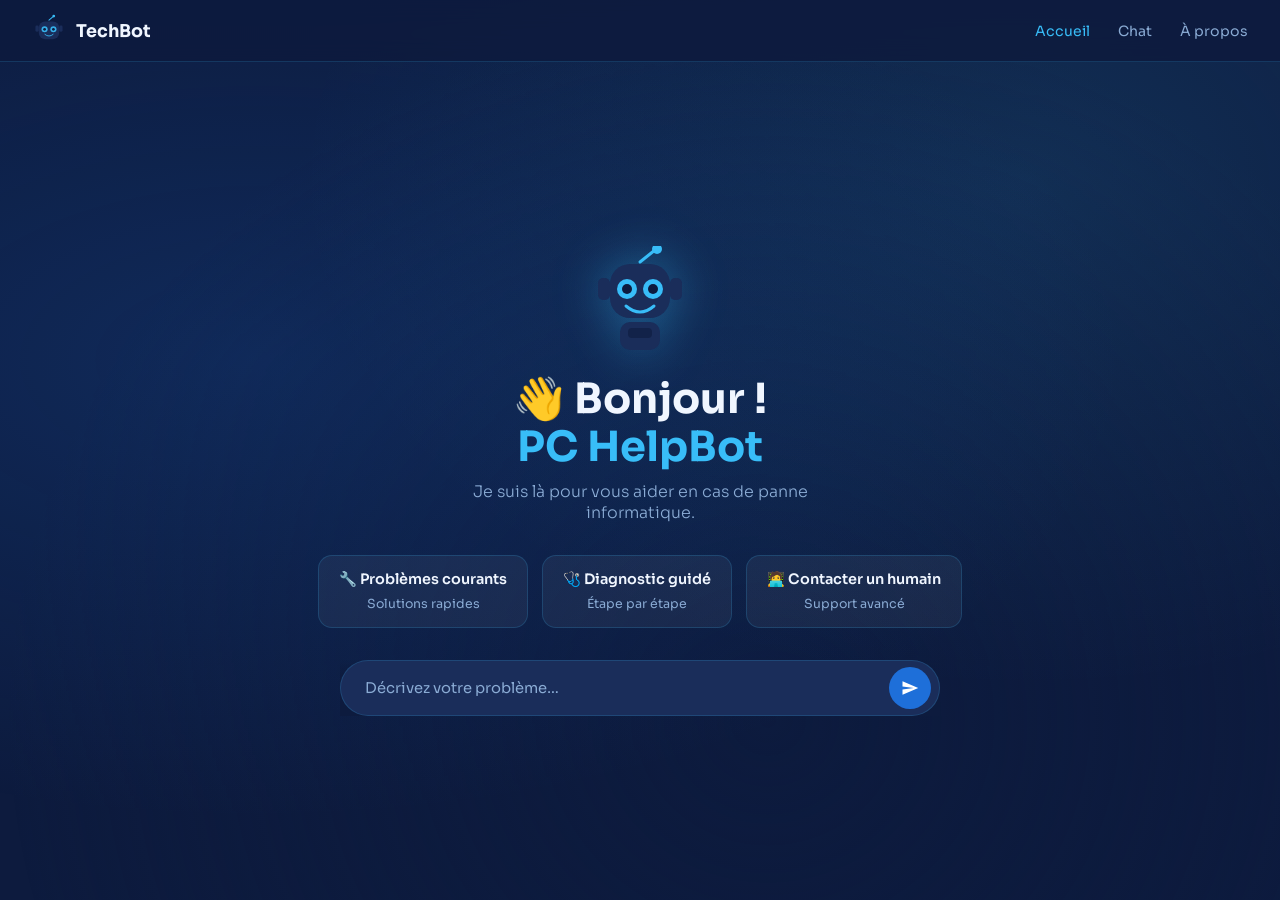
<file: templates/index.html>
<!DOCTYPE html>
<html lang="fr">
<head>
  <meta charset="UTF-8" />
  <link rel="icon" type="image/svg+xml" href="data:image/svg+xml,<svg xmlns='http://www.w3.org/2000/svg' viewBox='0 0 100 100'><rect x='20' y='22' width='60' height='52' rx='18' fill='%231a2d5a'/><circle cx='37' cy='45' r='9' fill='%2338bdf8'/><circle cx='63' cy='45' r='9' fill='%2338bdf8'/><circle cx='37' cy='45' r='4' fill='%230d1b3e'/><circle cx='63' cy='45' r='4' fill='%230d1b3e'/><path d='M38 60 Q50 70 62 60' stroke='%2338bdf8' stroke-width='2.5' fill='none' stroke-linecap='round'/></svg>"/>
  <meta name="viewport" content="width=device-width, initial-scale=1.0"/>
  <title>TechBot — Smart. Swift. Support.</title>
  <link href="https://fonts.googleapis.com/css2?family=Sora:wght@300;400;600;700&family=JetBrains+Mono:wght@400;500&display=swap" rel="stylesheet"/>
  <link rel="stylesheet" href="../static/style.css">
</head>
<body>
<div class="app">

  <!-- ── NAVBAR ── -->
  <nav>
    <a class="nav-brand" href="#">
      <!-- Robot SVG logo (from TechBot image) -->
      <svg class="nav-robot" viewBox="0 0 100 100" xmlns="http://www.w3.org/2000/svg">
        <!-- antenna -->
        <line x1="50" y1="18" x2="62" y2="8" stroke="#38bdf8" stroke-width="3" stroke-linecap="round"/>
        <circle cx="64" cy="6" r="4" fill="#38bdf8"/>
        <!-- ears -->
        <rect x="10" y="34" width="10" height="18" rx="4" fill="#1a2d5a"/>
        <rect x="80" y="34" width="10" height="18" rx="4" fill="#1a2d5a"/>
        <!-- head -->
        <rect x="20" y="22" width="60" height="52" rx="18" fill="#1a2d5a"/>
        <!-- eyes -->
        <circle cx="37" cy="45" r="9" fill="#38bdf8" opacity=".9"/>
        <circle cx="63" cy="45" r="9" fill="#38bdf8" opacity=".9"/>
        <circle cx="37" cy="45" r="4" fill="#0d1b3e"/>
        <circle cx="63" cy="45" r="4" fill="#0d1b3e"/>
        <!-- smile -->
        <path d="M38 60 Q50 70 62 60" stroke="#38bdf8" stroke-width="2.5" fill="none" stroke-linecap="round"/>
      </svg>
      TechBot
    </a>

    <ul class="nav-links">
      <li><a href="#" class="active" onclick="showWelcome(event)">Accueil</a></li>
      <li><a href="#" onclick="showChat(event)">Chat</a></li>
      <li><a href="/about">À propos</a></li>
    </ul>
  </nav>

  <!-- ── MAIN ── -->
  <main>

    <!-- Welcome screen -->
    <div class="welcome" id="welcome">
      <div class="welcome-header">
        <!-- Big robot SVG -->
        <svg class="robot-big" viewBox="0 0 100 110" xmlns="http://www.w3.org/2000/svg">
          <line x1="50" y1="16" x2="65" y2="4" stroke="#38bdf8" stroke-width="3" stroke-linecap="round"/>
          <circle cx="67" cy="3" r="5" fill="#38bdf8"/>
          <rect x="8"  y="32" width="12" height="22" rx="5" fill="#1a2d5a"/>
          <rect x="80" y="32" width="12" height="22" rx="5" fill="#1a2d5a"/>
          <rect x="20" y="18" width="60" height="54" rx="20" fill="#1a2d5a"/>
          <circle cx="37" cy="43" r="10" fill="#38bdf8"/>
          <circle cx="63" cy="43" r="10" fill="#38bdf8"/>
          <circle cx="37" cy="43" r="5"  fill="#0d1b3e"/>
          <circle cx="63" cy="43" r="5"  fill="#0d1b3e"/>
          <path d="M36 60 Q50 72 64 60" stroke="#38bdf8" stroke-width="3" fill="none" stroke-linecap="round"/>
          <!-- body -->
          <rect x="30" y="76" width="40" height="28" rx="10" fill="#1a2d5a"/>
          <rect x="38" y="82" width="24" height="10" rx="4" fill="#0d1b3e" opacity=".6"/>
        </svg>

        <div>
          <h1>👋 Bonjour !<br/><span>PC HelpBot</span></h1>
          <p style="margin-top:10px;">Je suis là pour vous aider en cas de panne informatique.</p>
        </div>
      </div>

      <!-- Quick cards -->
      <div class="quick-cards">
        <div class="qcard" onclick="sendQuick('Problèmes courants')">
          <strong>🔧 Problèmes courants</strong>
          <span>Solutions rapides</span>
        </div>
        <div class="qcard" onclick="sendQuick('Diagnostic guidé')">
          <strong>🩺 Diagnostic guidé</strong>
          <span>Étape par étape</span>
        </div>
        <div class="qcard" onclick="sendQuick('Contacter un humain')">
          <strong>🧑‍💻 Contacter un humain</strong>
          <span>Support avancé</span>
        </div>
      </div>

      <!-- Input bar on welcome too -->
      <div class="input-bar" style="padding:0; width:100%; max-width:600px; margin:0 auto;">
        <div class="input-wrap">
          <input type="text" id="welcome-input" placeholder="Décrivez votre problème…"
            onkeydown="if(event.key==='Enter') sendMessage(this.value)"/>
          <button class="send-btn" onclick="sendMessage(document.getElementById('welcome-input').value)">
            <svg viewBox="0 0 24 24"><path d="M2.01 21L23 12 2.01 3 2 10l15 2-15 2z"/></svg>
          </button>
        </div>
      </div>
    </div>

    <!-- Chat view -->
    <div class="chat-view hidden" id="chat-view">
      <div class="messages" id="messages" name="message"></div>
      <div class="input-bar">
        <div class="input-wrap">
          <input type="text" id="chat-input" placeholder="Posez votre question…"
            onkeydown="if(event.key==='Enter') sendMessage(this.value)"/>
          <button class="send-btn" onclick="sendMessage(document.getElementById('chat-input').value)">
            <svg viewBox="0 0 24 24"><path d="M2.01 21L23 12 2.01 3 2 10l15 2-15 2z"/></svg>
          </button>
        </div>
      </div>
    </div>

  </main>
</div>

<script>
  /* ── State ── */
  let chatStarted = false;

  /* ── Nav helpers ── */
  function showWelcome(e) {
    if (e) e.preventDefault();
    document.getElementById('welcome').classList.remove('hidden');
    document.getElementById('chat-view').classList.add('hidden');
    document.querySelectorAll('.nav-links a').forEach(a => a.classList.remove('active'));
    document.querySelectorAll('.nav-links a')[0].classList.add('active');
  }

  function showChat(e) {
    if (e) e.preventDefault();
    document.getElementById('welcome').classList.add('hidden');
    document.getElementById('chat-view').classList.remove('hidden');
    document.querySelectorAll('.nav-links a').forEach(a => a.classList.remove('active'));
    document.querySelectorAll('.nav-links a')[1].classList.add('active');
    document.getElementById('chat-input').focus();
  }

  /* ── Quick send ── */
  function sendQuick(text) {
    showChat();
    sendMessage(text);
  }

  /* ── Add message bubble ── */
  function addMessage(role, text) {
    const box = document.getElementById('messages');
    const div = document.createElement('div');
    div.className = 'msg ' + role;

    const avatar = document.createElement('div');
    avatar.className = 'msg-avatar';
    if (role === 'bot') {
      avatar.innerHTML = `<svg viewBox="0 0 40 40" width="20" height="20">
        <rect x="8" y="8" width="24" height="22" rx="8" fill="#38bdf8"/>
        <circle cx="15" cy="18" r="3.5" fill="#0d1b3e"/>
        <circle cx="25" cy="18" r="3.5" fill="#0d1b3e"/>
        <path d="M14 25 Q20 30 26 25" stroke="#0d1b3e" stroke-width="1.5" fill="none" stroke-linecap="round"/>
      </svg>`;
    } else {
      avatar.textContent = 'Moi';
      avatar.style.fontSize = '0.65rem';
    }

    const bubble = document.createElement('div');
    bubble.className = 'msg-bubble';
    bubble.innerHTML = text.replace(/\n/g, "<br>");

    div.appendChild(avatar);
    div.appendChild(bubble);
    box.appendChild(div);
    box.scrollTop = box.scrollHeight;
    return div;
  }

  /* ── Typing indicator ── */
  function showTyping() {
    const box = document.getElementById('messages');
    const div = document.createElement('div');
    div.className = 'msg bot typing';
    div.id = 'typing';
    div.innerHTML = `
      <div class="msg-avatar">
        <svg viewBox="0 0 40 40" width="20" height="20">
          <rect x="8" y="8" width="24" height="22" rx="8" fill="#38bdf8"/>
          <circle cx="15" cy="18" r="3.5" fill="#0d1b3e"/>
          <circle cx="25" cy="18" r="3.5" fill="#0d1b3e"/>
          <path d="M14 25 Q20 30 26 25" stroke="#0d1b3e" stroke-width="1.5" fill="none" stroke-linecap="round"/>
        </svg>
      </div>
      <div class="msg-bubble">
        <span class="dot"></span><span class="dot"></span><span class="dot"></span>
      </div>`;
    box.appendChild(div);
    box.scrollTop = box.scrollHeight;
  }

  function removeTyping() {
    const t = document.getElementById('typing');
    if (t) t.remove();
  }

  /* ── Send message to Flask ── */
  async function sendMessage(text) {
    text = text.trim();
    if (!text) return;

    /* clear inputs */
    document.getElementById('welcome-input').value = '';
    document.getElementById('chat-input').value = '';

    /* switch to chat view */
    if (!chatStarted) {
      showChat();
      chatStarted = true;
    }

    addMessage('user', text);
    showTyping();

    try {
      const res = await fetch('/chat', {
        method: 'POST',
        headers: { 'Content-Type': 'application/json' },
        body: JSON.stringify({ message: text })
      });

      const data = await res.json();
      removeTyping();
      addMessage('bot', data.reply || "Pas de réponse.");
    } catch (err) {
      removeTyping();
      addMessage('bot', 'Erreur de connexion. Veuillez réessayer.');
    }
  }
</script>

</body>
</html>
</file>
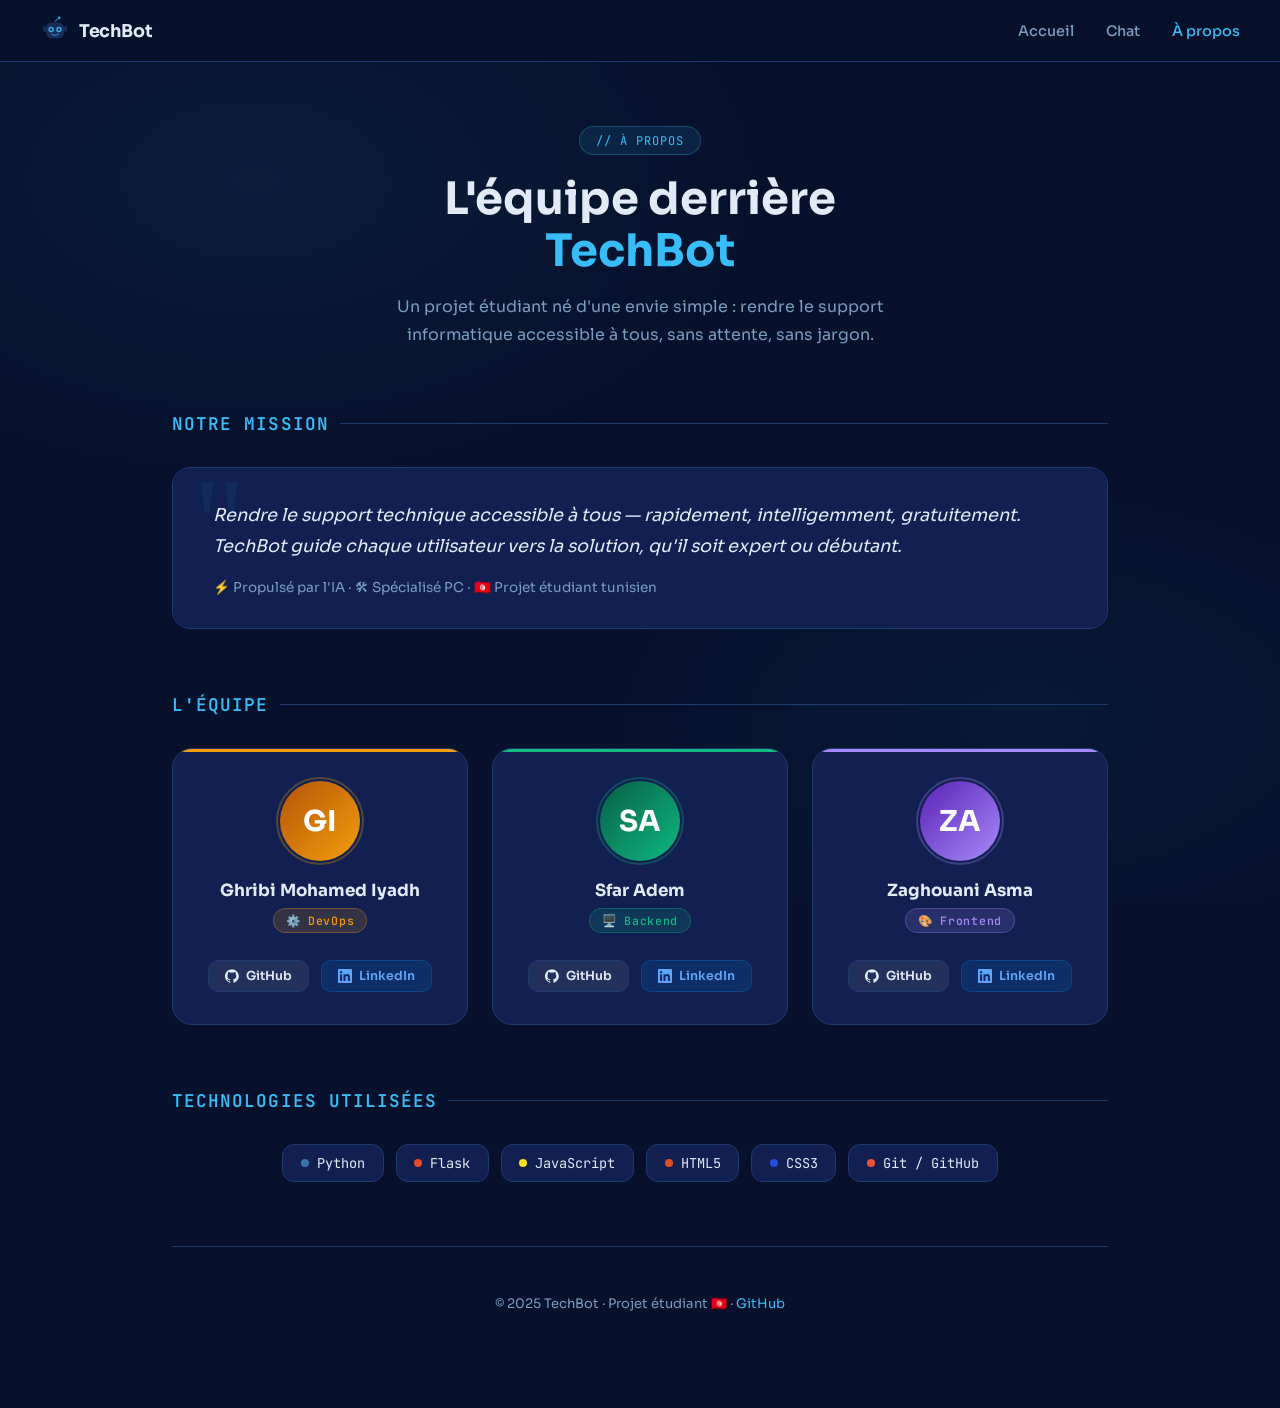
<file: templates/about.html>
<!DOCTYPE html>
<html lang="fr">
<head>
  <meta charset="UTF-8" />
  <meta name="viewport" content="width=device-width, initial-scale=1.0"/>
  <title>TechBot — À propos</title>
  <link href="https://fonts.googleapis.com/css2?family=Sora:wght@300;400;600;700&family=JetBrains+Mono:wght@400;500&display=swap" rel="stylesheet"/>
  <link rel="icon" type="image/svg+xml" href="data:image/svg+xml,<svg xmlns='http://www.w3.org/2000/svg' viewBox='0 0 100 100'><rect x='20' y='22' width='60' height='52' rx='18' fill='%231a2d5a'/><circle cx='37' cy='45' r='9' fill='%2338bdf8'/><circle cx='63' cy='45' r='9' fill='%2338bdf8'/><circle cx='37' cy='45' r='4' fill='%230d1b3e'/><circle cx='63' cy='45' r='4' fill='%230d1b3e'/><path d='M38 60 Q50 70 62 60' stroke='%2338bdf8' stroke-width='2.5' fill='none' stroke-linecap='round'/></svg>"/>
  <style>
    *, *::before, *::after { box-sizing: border-box; margin: 0; padding: 0; }

    :root {
      --bg:        #07112b;
      --bg2:       #0d1e40;
      --card:      #112050;
      --border:    #1e3a6e;
      --accent:    #38bdf8;
      --accent2:   #0ea5e9;
      --text:      #e2eaf6;
      --muted:     #7a9cc0;
      --devops:    #f59e0b;
      --backend:   #10b981;
      --frontend:  #a78bfa;
    }

    body {
      font-family: 'Sora', sans-serif;
      background: var(--bg);
      color: var(--text);
      min-height: 100vh;
      overflow-x: hidden;
    }

    /* ── background mesh ── */
    body::before {
      content: '';
      position: fixed;
      inset: 0;
      background:
        radial-gradient(ellipse 60% 50% at 20% 20%, rgba(56,189,248,.07) 0%, transparent 70%),
        radial-gradient(ellipse 50% 40% at 80% 80%, rgba(14,165,233,.06) 0%, transparent 70%);
      pointer-events: none;
      z-index: 0;
    }

    /* ── NAVBAR ── */
    nav {
      position: sticky;
      top: 0;
      z-index: 100;
      display: flex;
      align-items: center;
      justify-content: space-between;
      padding: 0 2.5rem;
      height: 62px;
      background: rgba(7,17,43,.85);
      backdrop-filter: blur(14px);
      border-bottom: 1px solid var(--border);
    }

    .nav-brand {
      display: flex;
      align-items: center;
      gap: .55rem;
      font-weight: 700;
      font-size: 1.1rem;
      color: var(--text);
      text-decoration: none;
      letter-spacing: -.01em;
    }
    .nav-robot { width: 30px; height: 30px; }

    .nav-links { list-style: none; display: flex; gap: 2rem; }
    .nav-links a {
      color: var(--muted);
      text-decoration: none;
      font-size: .9rem;
      font-weight: 500;
      transition: color .2s;
    }
    .nav-links a:hover,
    .nav-links a.active { color: var(--accent); }

    /* ── PAGE CONTENT ── */
    .page {
      position: relative;
      z-index: 1;
      max-width: 1000px;
      margin: 0 auto;
      padding: 4rem 2rem 6rem;
    }

    /* ── HERO ── */
    .about-hero {
      text-align: center;
      margin-bottom: 4rem;
    }
    .about-hero .tag {
      display: inline-block;
      font-family: 'JetBrains Mono', monospace;
      font-size: .75rem;
      color: var(--accent);
      background: rgba(56,189,248,.1);
      border: 1px solid rgba(56,189,248,.25);
      border-radius: 20px;
      padding: .35rem 1rem;
      margin-bottom: 1.2rem;
      letter-spacing: .08em;
    }
    .about-hero h1 {
      font-size: clamp(1.8rem, 4vw, 2.8rem);
      font-weight: 700;
      line-height: 1.15;
      margin-bottom: 1rem;
    }
    .about-hero h1 span { color: var(--accent); }
    .about-hero p {
      color: var(--muted);
      font-size: 1rem;
      max-width: 520px;
      margin: 0 auto;
      line-height: 1.7;
    }

    /* ── SECTION TITLE ── */
    .section-title {
      font-size: 1.1rem;
      font-weight: 600;
      color: var(--accent);
      letter-spacing: .06em;
      text-transform: uppercase;
      font-family: 'JetBrains Mono', monospace;
      margin-bottom: 2rem;
      display: flex;
      align-items: center;
      gap: .7rem;
    }
    .section-title::after {
      content: '';
      flex: 1;
      height: 1px;
      background: var(--border);
    }

    /* ── MISSION CARD ── */
    .mission-card {
      background: var(--card);
      border: 1px solid var(--border);
      border-radius: 18px;
      padding: 2rem 2.5rem;
      margin-bottom: 4rem;
      position: relative;
      overflow: hidden;
    }
    .mission-card::before {
      content: '"';
      position: absolute;
      top: -10px;
      left: 20px;
      font-size: 8rem;
      color: var(--accent);
      opacity: .07;
      font-family: Georgia, serif;
      line-height: 1;
    }
    .mission-card p {
      font-size: 1.1rem;
      line-height: 1.8;
      color: var(--text);
      font-style: italic;
      position: relative;
      z-index: 1;
    }
    .mission-card .mission-sub {
      margin-top: 1rem;
      font-size: .85rem;
      color: var(--muted);
      font-style: normal;
    }

    /* ── TEAM GRID ── */
    .team-grid {
      display: grid;
      grid-template-columns: repeat(auto-fit, minmax(280px, 1fr));
      gap: 1.5rem;
      margin-bottom: 4rem;
    }

    .member-card {
      background: var(--card);
      border: 1px solid var(--border);
      border-radius: 20px;
      padding: 2rem 1.5rem;
      text-align: center;
      transition: transform .3s, border-color .3s, box-shadow .3s;
      position: relative;
      overflow: hidden;
    }
    .member-card::before {
      content: '';
      position: absolute;
      top: 0; left: 0; right: 0;
      height: 3px;
      border-radius: 20px 20px 0 0;
    }
    .member-card.devops::before  { background: var(--devops); }
    .member-card.backend::before { background: var(--backend); }
    .member-card.frontend::before{ background: var(--frontend); }

    .member-card:hover {
      transform: translateY(-6px);
      box-shadow: 0 20px 50px rgba(0,0,0,.4);
    }
    .member-card.devops:hover  { border-color: var(--devops); }
    .member-card.backend:hover { border-color: var(--backend); }
    .member-card.frontend:hover{ border-color: var(--frontend); }

    /* avatar */
    .avatar {
      width: 80px;
      height: 80px;
      border-radius: 50%;
      margin: 0 auto 1.2rem;
      display: flex;
      align-items: center;
      justify-content: center;
      font-size: 1.8rem;
      font-weight: 700;
      color: #fff;
      position: relative;
    }
    .avatar.devops-av  { background: linear-gradient(135deg,#b45309,#f59e0b); }
    .avatar.backend-av { background: linear-gradient(135deg,#065f46,#10b981); }
    .avatar.frontend-av{ background: linear-gradient(135deg,#5b21b6,#a78bfa); }

    /* pulse ring */
    .avatar::after {
      content: '';
      position: absolute;
      inset: -4px;
      border-radius: 50%;
      border: 2px solid currentColor;
      opacity: .3;
      animation: pulse-ring 2.5s ease-in-out infinite;
    }
    .devops-av::after  { color: var(--devops); }
    .backend-av::after { color: var(--backend); }
    .frontend-av::after{ color: var(--frontend); }

    @keyframes pulse-ring {
      0%,100% { transform: scale(1);   opacity: .3; }
      50%      { transform: scale(1.1); opacity: .1; }
    }

    .member-name {
      font-size: 1.05rem;
      font-weight: 700;
      margin-bottom: .4rem;
    }

    .member-role {
      display: inline-block;
      font-family: 'JetBrains Mono', monospace;
      font-size: .72rem;
      letter-spacing: .06em;
      padding: .25rem .75rem;
      border-radius: 20px;
      margin-bottom: 1.2rem;
      font-weight: 500;
    }
    .devops-role  { background: rgba(245,158,11,.15);  color: var(--devops);  border: 1px solid rgba(245,158,11,.3); }
    .backend-role { background: rgba(16,185,129,.15);  color: var(--backend); border: 1px solid rgba(16,185,129,.3); }
    .frontend-role{ background: rgba(167,139,250,.15); color: var(--frontend);border: 1px solid rgba(167,139,250,.3); }

    .member-links {
      display: flex;
      justify-content: center;
      gap: .8rem;
      margin-top: .5rem;
    }

    .link-btn {
      display: flex;
      align-items: center;
      gap: .4rem;
      padding: .45rem 1rem;
      border-radius: 10px;
      font-size: .78rem;
      font-weight: 600;
      text-decoration: none;
      transition: background .2s, transform .2s;
    }
    .link-btn:hover { transform: scale(1.05); }
    .link-btn.github {
      background: rgba(255,255,255,.07);
      color: var(--text);
      border: 1px solid var(--border);
    }
    .link-btn.github:hover { background: rgba(255,255,255,.14); }
    .link-btn.linkedin {
      background: rgba(10,102,194,.2);
      color: #60a5fa;
      border: 1px solid rgba(10,102,194,.4);
    }
    .link-btn.linkedin:hover { background: rgba(10,102,194,.35); }

    /* ── TECH STACK ── */
    .tech-grid {
      display: flex;
      flex-wrap: wrap;
      gap: .75rem;
      margin-bottom: 4rem;
      justify-content: center;
    }
    .tech-badge {
      display: flex;
      align-items: center;
      gap: .5rem;
      background: var(--card);
      border: 1px solid var(--border);
      border-radius: 12px;
      padding: .55rem 1.1rem;
      font-size: .85rem;
      font-family: 'JetBrains Mono', monospace;
      color: var(--text);
      transition: border-color .2s, transform .2s;
    }
    .tech-badge:hover {
      border-color: var(--accent);
      transform: translateY(-2px);
    }
    .tech-dot {
      width: 8px; height: 8px;
      border-radius: 50%;
      flex-shrink: 0;
    }

    /* ── FOOTER ── */
    .about-footer {
      text-align: center;
      padding-top: 3rem;
      border-top: 1px solid var(--border);
      color: var(--muted);
      font-size: .82rem;
    }
    .about-footer a { color: var(--accent); text-decoration: none; }
    .about-footer a:hover { text-decoration: underline; }

    /* ── RESPONSIVE ── */
    @media (max-width: 600px) {
      nav { padding: 0 1.2rem; }
      .page { padding: 2.5rem 1.2rem 4rem; }
      .mission-card { padding: 1.5rem; }
      .team-grid { grid-template-columns: 1fr; }
    }
  </style>
</head>
<body>

<!-- ── NAVBAR ── -->
<nav>
  <a class="nav-brand" href="index.html">
    <svg class="nav-robot" viewBox="0 0 100 100" xmlns="http://www.w3.org/2000/svg">
      <line x1="50" y1="18" x2="62" y2="8" stroke="#38bdf8" stroke-width="3" stroke-linecap="round"/>
      <circle cx="64" cy="6" r="4" fill="#38bdf8"/>
      <rect x="10" y="34" width="10" height="18" rx="4" fill="#1a2d5a"/>
      <rect x="80" y="34" width="10" height="18" rx="4" fill="#1a2d5a"/>
      <rect x="20" y="22" width="60" height="52" rx="18" fill="#1a2d5a"/>
      <circle cx="37" cy="45" r="9" fill="#38bdf8" opacity=".9"/>
      <circle cx="63" cy="45" r="9" fill="#38bdf8" opacity=".9"/>
      <circle cx="37" cy="45" r="4" fill="#0d1b3e"/>
      <circle cx="63" cy="45" r="4" fill="#0d1b3e"/>
      <path d="M38 60 Q50 70 62 60" stroke="#38bdf8" stroke-width="2.5" fill="none" stroke-linecap="round"/>
    </svg>
    TechBot
  </a>
  <ul class="nav-links">
    <li><a href="/">Accueil</a></li>
    <li><a href="/" onclick="showChat(event)">Chat</a></li>
    <li><a href="/about" class="active">À propos</a></li>
  </ul>
</nav>

<!-- ── PAGE ── -->
<div class="page">

  <!-- Hero -->
  <div class="about-hero">
    <div class="tag">// À PROPOS</div>
    <h1>L'équipe derrière<br/><span>TechBot</span></h1>
    <p>Un projet étudiant né d'une envie simple : rendre le support informatique accessible à tous, sans attente, sans jargon.</p>
  </div>

  <!-- Mission -->
  <div class="section-title">Notre mission</div>
  <div class="mission-card">
    <p>Rendre le support technique accessible à tous — rapidement, intelligemment, gratuitement. TechBot guide chaque utilisateur vers la solution, qu'il soit expert ou débutant.</p>
    <div class="mission-sub">⚡ Propulsé par l'IA · 🛠 Spécialisé PC · 🇹🇳 Projet étudiant tunisien</div>
  </div>

  <!-- Team -->
  <div class="section-title">L'équipe</div>
  <div class="team-grid">

    <!-- Membre 1 -->
    <div class="member-card devops">
      <div class="avatar devops-av">GI</div>
      <div class="member-name">Ghribi Mohamed Iyadh</div>
      <div class="member-role devops-role">⚙️ DevOps</div>
      <div class="member-links">
        <a class="link-btn github" href="https://github.com/GhribiMohamedIyadh" target="_blank">
          <svg width="14" height="14" viewBox="0 0 24 24" fill="currentColor"><path d="M12 .3a12 12 0 0 0-3.8 23.4c.6.1.8-.3.8-.6v-2c-3.3.7-4-1.6-4-1.6-.5-1.4-1.3-1.8-1.3-1.8-1-.7.1-.7.1-.7 1.1.1 1.7 1.2 1.7 1.2 1 1.7 2.6 1.2 3.3.9.1-.7.4-1.2.7-1.5-2.6-.3-5.4-1.3-5.4-5.9 0-1.3.5-2.4 1.2-3.2-.1-.3-.5-1.5.1-3.2 0 0 1-.3 3.3 1.2a11.5 11.5 0 0 1 6 0c2.3-1.5 3.3-1.2 3.3-1.2.6 1.7.2 2.9.1 3.2.8.8 1.2 1.9 1.2 3.2 0 4.6-2.8 5.6-5.5 5.9.4.4.8 1.1.8 2.2v3.3c0 .3.2.7.8.6A12 12 0 0 0 12 .3z"/></svg>
          GitHub
        </a>
        <a class="link-btn linkedin" href="https://www.linkedin.com/in/mohamed-iyadh-ghribi-3a29773b0/" target="_blank">
          <svg width="14" height="14" viewBox="0 0 24 24" fill="currentColor"><path d="M20.45 20.45h-3.55v-5.57c0-1.33-.03-3.04-1.85-3.04-1.86 0-2.14 1.45-2.14 2.95v5.66H9.36V9h3.41v1.56h.05c.47-.9 1.63-1.85 3.36-1.85 3.59 0 4.25 2.37 4.25 5.45v6.29zM5.34 7.43a2.06 2.06 0 1 1 0-4.12 2.06 2.06 0 0 1 0 4.12zm1.78 13.02H3.56V9h3.56v11.45zM22.22 0H1.77C.79 0 0 .77 0 1.72v20.56C0 23.23.79 24 1.77 24h20.45c.98 0 1.78-.77 1.78-1.72V1.72C24 .77 23.2 0 22.22 0z"/></svg>
          LinkedIn
        </a>
      </div>
    </div>

    <!-- Membre 2 -->
    <div class="member-card backend">
      <div class="avatar backend-av">SA</div>
      <div class="member-name">Sfar Adem</div>
      <div class="member-role backend-role">🖥️ Backend</div>
      <div class="member-links">
        <a class="link-btn github" href="https://github.com/sfiroi" target="_blank">
          <svg width="14" height="14" viewBox="0 0 24 24" fill="currentColor"><path d="M12 .3a12 12 0 0 0-3.8 23.4c.6.1.8-.3.8-.6v-2c-3.3.7-4-1.6-4-1.6-.5-1.4-1.3-1.8-1.3-1.8-1-.7.1-.7.1-.7 1.1.1 1.7 1.2 1.7 1.2 1 1.7 2.6 1.2 3.3.9.1-.7.4-1.2.7-1.5-2.6-.3-5.4-1.3-5.4-5.9 0-1.3.5-2.4 1.2-3.2-.1-.3-.5-1.5.1-3.2 0 0 1-.3 3.3 1.2a11.5 11.5 0 0 1 6 0c2.3-1.5 3.3-1.2 3.3-1.2.6 1.7.2 2.9.1 3.2.8.8 1.2 1.9 1.2 3.2 0 4.6-2.8 5.6-5.5 5.9.4.4.8 1.1.8 2.2v3.3c0 .3.2.7.8.6A12 12 0 0 0 12 .3z"/></svg>
          GitHub
        </a>
        <a class="link-btn linkedin" href="https://www.linkedin.com/in/adem-sfar-5b0772397/" target="_blank">
          <svg width="14" height="14" viewBox="0 0 24 24" fill="currentColor"><path d="M20.45 20.45h-3.55v-5.57c0-1.33-.03-3.04-1.85-3.04-1.86 0-2.14 1.45-2.14 2.95v5.66H9.36V9h3.41v1.56h.05c.47-.9 1.63-1.85 3.36-1.85 3.59 0 4.25 2.37 4.25 5.45v6.29zM5.34 7.43a2.06 2.06 0 1 1 0-4.12 2.06 2.06 0 0 1 0 4.12zm1.78 13.02H3.56V9h3.56v11.45zM22.22 0H1.77C.79 0 0 .77 0 1.72v20.56C0 23.23.79 24 1.77 24h20.45c.98 0 1.78-.77 1.78-1.72V1.72C24 .77 23.2 0 22.22 0z"/></svg>
          LinkedIn
        </a>
      </div>
    </div>

    <!-- Membre 3 -->
    <div class="member-card frontend">
      <div class="avatar frontend-av">ZA</div>
      <div class="member-name">Zaghouani Asma</div>
      <div class="member-role frontend-role">🎨 Frontend</div>
      <div class="member-links">
        <a class="link-btn github" href="https://github.com/zaghouaniasma" target="_blank">
          <svg width="14" height="14" viewBox="0 0 24 24" fill="currentColor"><path d="M12 .3a12 12 0 0 0-3.8 23.4c.6.1.8-.3.8-.6v-2c-3.3.7-4-1.6-4-1.6-.5-1.4-1.3-1.8-1.3-1.8-1-.7.1-.7.1-.7 1.1.1 1.7 1.2 1.7 1.2 1 1.7 2.6 1.2 3.3.9.1-.7.4-1.2.7-1.5-2.6-.3-5.4-1.3-5.4-5.9 0-1.3.5-2.4 1.2-3.2-.1-.3-.5-1.5.1-3.2 0 0 1-.3 3.3 1.2a11.5 11.5 0 0 1 6 0c2.3-1.5 3.3-1.2 3.3-1.2.6 1.7.2 2.9.1 3.2.8.8 1.2 1.9 1.2 3.2 0 4.6-2.8 5.6-5.5 5.9.4.4.8 1.1.8 2.2v3.3c0 .3.2.7.8.6A12 12 0 0 0 12 .3z"/></svg>
          GitHub
        </a>
        <a class="link-btn linkedin" href="https://www.linkedin.com/in/asma-zaghouani-38a319407/" target="_blank">
          <svg width="14" height="14" viewBox="0 0 24 24" fill="currentColor"><path d="M20.45 20.45h-3.55v-5.57c0-1.33-.03-3.04-1.85-3.04-1.86 0-2.14 1.45-2.14 2.95v5.66H9.36V9h3.41v1.56h.05c.47-.9 1.63-1.85 3.36-1.85 3.59 0 4.25 2.37 4.25 5.45v6.29zM5.34 7.43a2.06 2.06 0 1 1 0-4.12 2.06 2.06 0 0 1 0 4.12zm1.78 13.02H3.56V9h3.56v11.45zM22.22 0H1.77C.79 0 0 .77 0 1.72v20.56C0 23.23.79 24 1.77 24h20.45c.98 0 1.78-.77 1.78-1.72V1.72C24 .77 23.2 0 22.22 0z"/></svg>
          LinkedIn
        </a>
      </div>
    </div>

  </div>

  <!-- Tech Stack -->
  <div class="section-title" >Technologies utilisées</div>
  <div class="tech-grid">
    <div class="tech-badge"><span class="tech-dot" style="background:#3776ab"></span>Python</div>
    <div class="tech-badge"><span class="tech-dot" style="background:#e34c26"></span>Flask</div>
    <div class="tech-badge"><span class="tech-dot" style="background:#f7df1e"></span>JavaScript</div>
    <div class="tech-badge"><span class="tech-dot" style="background:#e44d26"></span>HTML5</div>
    <div class="tech-badge"><span class="tech-dot" style="background:#264de4"></span>CSS3</div>
    <div class="tech-badge"><span class="tech-dot" style="background:#f05032"></span>Git / GitHub</div>
  </div>

  <!-- Footer -->
  <div class="about-footer">
    <p>© 2025 TechBot · Projet étudiant 🇹🇳 · <a href="https://github.com/GhribiMohamedIyadh" target="_blank">GitHub</a></p>
  </div>

</div>
</body>
</html>
</file>
<file: static/style.css>
*, *::before, *::after { box-sizing: border-box; margin: 0; padding: 0; }

    :root {
      --navy:    #0d1b3e;
      --navy2:   #132244;
      --navy3:   #1a2d5a;
      --blue:    #1e6fd9;
      --cyan:    #38bdf8;
      --cyan2:   #7dd3fc;
      --white:   #f0f6ff;
      --muted:   #8aabd4;
      --card:    rgba(255,255,255,0.05);
      --border:  rgba(56,189,248,0.18);
      --radius:  14px;
      --shadow:  0 8px 32px rgba(0,0,0,0.35);
    }

    html, body {
      height: 100%;
      font-family: 'Sora', sans-serif;
      background: var(--navy);
      color: var(--white);
      overflow: hidden;
    }

    /* ── Stars background ── */
    body::before {
      content: '';
      position: fixed; inset: 0;
      background:
        radial-gradient(ellipse at 20% 40%, rgba(30,111,217,0.18) 0%, transparent 60%),
        radial-gradient(ellipse at 80% 20%, rgba(56,189,248,0.12) 0%, transparent 50%),
        radial-gradient(ellipse at 60% 80%, rgba(13,27,62,0.9) 0%, transparent 70%);
      pointer-events: none;
      z-index: 0;
    }

    /* ── Layout ── */
    .app {
      position: relative;
      z-index: 1;
      display: flex;
      flex-direction: column;
      height: 100vh;
    }

    /* ── Navbar ── */
    nav {
      display: flex;
      align-items: center;
      justify-content: space-between;
      padding: 0 32px;
      height: 62px;
      background: rgba(13,27,62,0.85);
      backdrop-filter: blur(12px);
      border-bottom: 1px solid var(--border);
      flex-shrink: 0;
    }

    .nav-brand {
      display: flex;
      align-items: center;
      gap: 10px;
      font-weight: 700;
      font-size: 1.1rem;
      color: var(--white);
      text-decoration: none;
    }

    /* SVG robot logo inline */
    .nav-robot {
      width: 34px;
      height: 34px;
      flex-shrink: 0;
    }

    .nav-links {
      display: flex;
      gap: 28px;
      list-style: none;
    }

    .nav-links a {
      color: var(--muted);
      text-decoration: none;
      font-size: 0.88rem;
      font-weight: 400;
      transition: color .2s;
    }

    .nav-links a:hover,
    .nav-links a.active { color: var(--cyan); }

    /* ── Main area ── */
    main {
      flex: 1;
      display: flex;
      flex-direction: column;
      overflow: hidden;
    }

    /* ── Welcome screen (shown when no chat) ── */
    .welcome {
      flex: 1;
      display: flex;
      flex-direction: column;
      align-items: center;
      justify-content: center;
      padding: 0 60px;
      gap: 32px;
      text-align: center;
      animation: fadeUp .6s ease both;
    }

    .welcome.hidden { display: none; }

    .welcome-header { display: flex; flex-direction: column; align-items: center; gap: 20px; }

    .welcome p { max-width: 420px; margin: 0 auto; }

    .quick-cards { justify-content: center; }

    .robot-big {
      width: 110px;
      height: 110px;
      flex-shrink: 0;
      filter: drop-shadow(0 0 24px rgba(56,189,248,0.4));
      animation: float 3.5s ease-in-out infinite;
    }

    @keyframes float {
      0%,100% { transform: translateY(0); }
      50%      { transform: translateY(-8px); }
    }

    .welcome h1 {
      font-size: 2.6rem;
      font-weight: 700;
      line-height: 1.15;
      color: var(--white);
    }

    .welcome h1 span { color: var(--cyan); }

    .welcome p {
      font-size: 1rem;
      color: var(--muted);
      font-weight: 300;
      max-width: 420px;
    }

    /* Quick-action cards */
    .quick-cards {
      display: flex;
      gap: 14px;
      flex-wrap: wrap;
    }

    .qcard {
      background: var(--card);
      border: 1px solid var(--border);
      border-radius: var(--radius);
      padding: 14px 20px;
      cursor: pointer;
      transition: background .2s, border-color .2s, transform .15s;
      min-width: 170px;
    }

    .qcard:hover {
      background: rgba(56,189,248,0.10);
      border-color: var(--cyan);
      transform: translateY(-2px);
    }

    .qcard strong {
      display: block;
      font-size: 0.9rem;
      font-weight: 600;
      color: var(--white);
      margin-bottom: 4px;
    }

    .qcard span {
      font-size: 0.78rem;
      color: var(--muted);
    }

    /* ── Chat view ── */
    .chat-view {
      flex: 1;
      display: flex;
      flex-direction: column;
      overflow: hidden;
    }

    .chat-view.hidden { display: none; }

    .messages {
      flex: 1;
      overflow-y: auto;
      padding: 28px 60px;
      display: flex;
      flex-direction: column;
      gap: 18px;
      scrollbar-width: thin;
      scrollbar-color: var(--border) transparent;
      white-space: pre-wrap;
    }

    .msg {
      display: flex;
      align-items: flex-end;
      gap: 12px;
      animation: fadeUp .3s ease both;
    }

    .msg.user { flex-direction: row-reverse; }

    .msg-avatar {
      width: 34px; height: 34px;
      border-radius: 50%;
      flex-shrink: 0;
      display: flex; align-items: center; justify-content: center;
      font-size: 0.8rem;
      font-weight: 700;
    }

    .msg.bot  .msg-avatar { background: var(--navy3); border: 1px solid var(--border); }
    .msg.user .msg-avatar { background: var(--blue); color: white; }

    .msg-bubble {
      max-width: 68%;
      padding: 13px 18px;
      border-radius: 18px;
      font-size: 0.9rem;
      line-height: 1.6;
      white-space:pre-wrap;
    }

    .msg.bot .msg-bubble {
      background: var(--navy3);
      border: 1px solid var(--border);
      border-bottom-left-radius: 4px;
      color: var(--white);
    }

    .msg.user .msg-bubble {
      background: var(--blue);
      border-bottom-right-radius: 4px;
      color: white;
    }

    /* Typing indicator */
    .typing .msg-bubble {
      display: flex; align-items: center; gap: 5px;
      padding: 14px 20px;
    }

    .dot {
      width: 7px; height: 7px;
      background: var(--cyan);
      border-radius: 50%;
      animation: bounce 1.2s infinite;
    }

    .dot:nth-child(2) { animation-delay: .2s; }
    .dot:nth-child(3) { animation-delay: .4s; }

    @keyframes bounce {
      0%,80%,100% { transform: translateY(0); opacity:.4; }
      40%          { transform: translateY(-6px); opacity:1; }
    }

    /* ── Input bar ── */
    .input-bar {
      padding: 18px 60px 24px;
      flex-shrink: 0;
      background: linear-gradient(to top, var(--navy) 70%, transparent);
    }

    .input-wrap {
      display: flex;
      align-items: center;
      background: var(--navy3);
      border: 1px solid var(--border);
      border-radius: 50px;
      padding: 6px 8px 6px 24px;
      gap: 10px;
      transition: border-color .2s, box-shadow .2s;
    }

    .input-wrap:focus-within {
      border-color: var(--cyan);
      box-shadow: 0 0 0 3px rgba(56,189,248,0.12);
    }

    .input-wrap input {
      flex: 1;
      background: transparent;
      border: none;
      outline: none;
      font-family: 'Sora', sans-serif;
      font-size: 0.92rem;
      color: var(--white);
      padding: 8px 0;
    }

    .input-wrap input::placeholder { color: var(--muted); }

    .send-btn {
      width: 42px; height: 42px;
      border-radius: 50%;
      background: var(--blue);
      border: none;
      cursor: pointer;
      display: flex; align-items: center; justify-content: center;
      transition: background .2s, transform .15s;
      flex-shrink: 0;
    }

    .send-btn:hover { background: var(--cyan); transform: scale(1.07); }

    .send-btn svg { width: 18px; height: 18px; fill: white; }

    /* ── Utility ── */
    @keyframes fadeUp {
      from { opacity: 0; transform: translateY(14px); }
      to   { opacity: 1; transform: translateY(0); }
    }

    /* ── Scrollbar ── */
    .messages::-webkit-scrollbar { width: 5px; }
    .messages::-webkit-scrollbar-track { background: transparent; }
    .messages::-webkit-scrollbar-thumb { background: var(--border); border-radius: 4px; }

    /* ── Responsive ── */
    @media (max-width: 640px) {
      nav { padding: 0 18px; }
      .welcome, .messages, .input-bar { padding-left: 18px; padding-right: 18px; }
      .welcome h1 { font-size: 1.8rem; }
      .robot-big { width: 72px; height: 72px; }
    }
</file>
